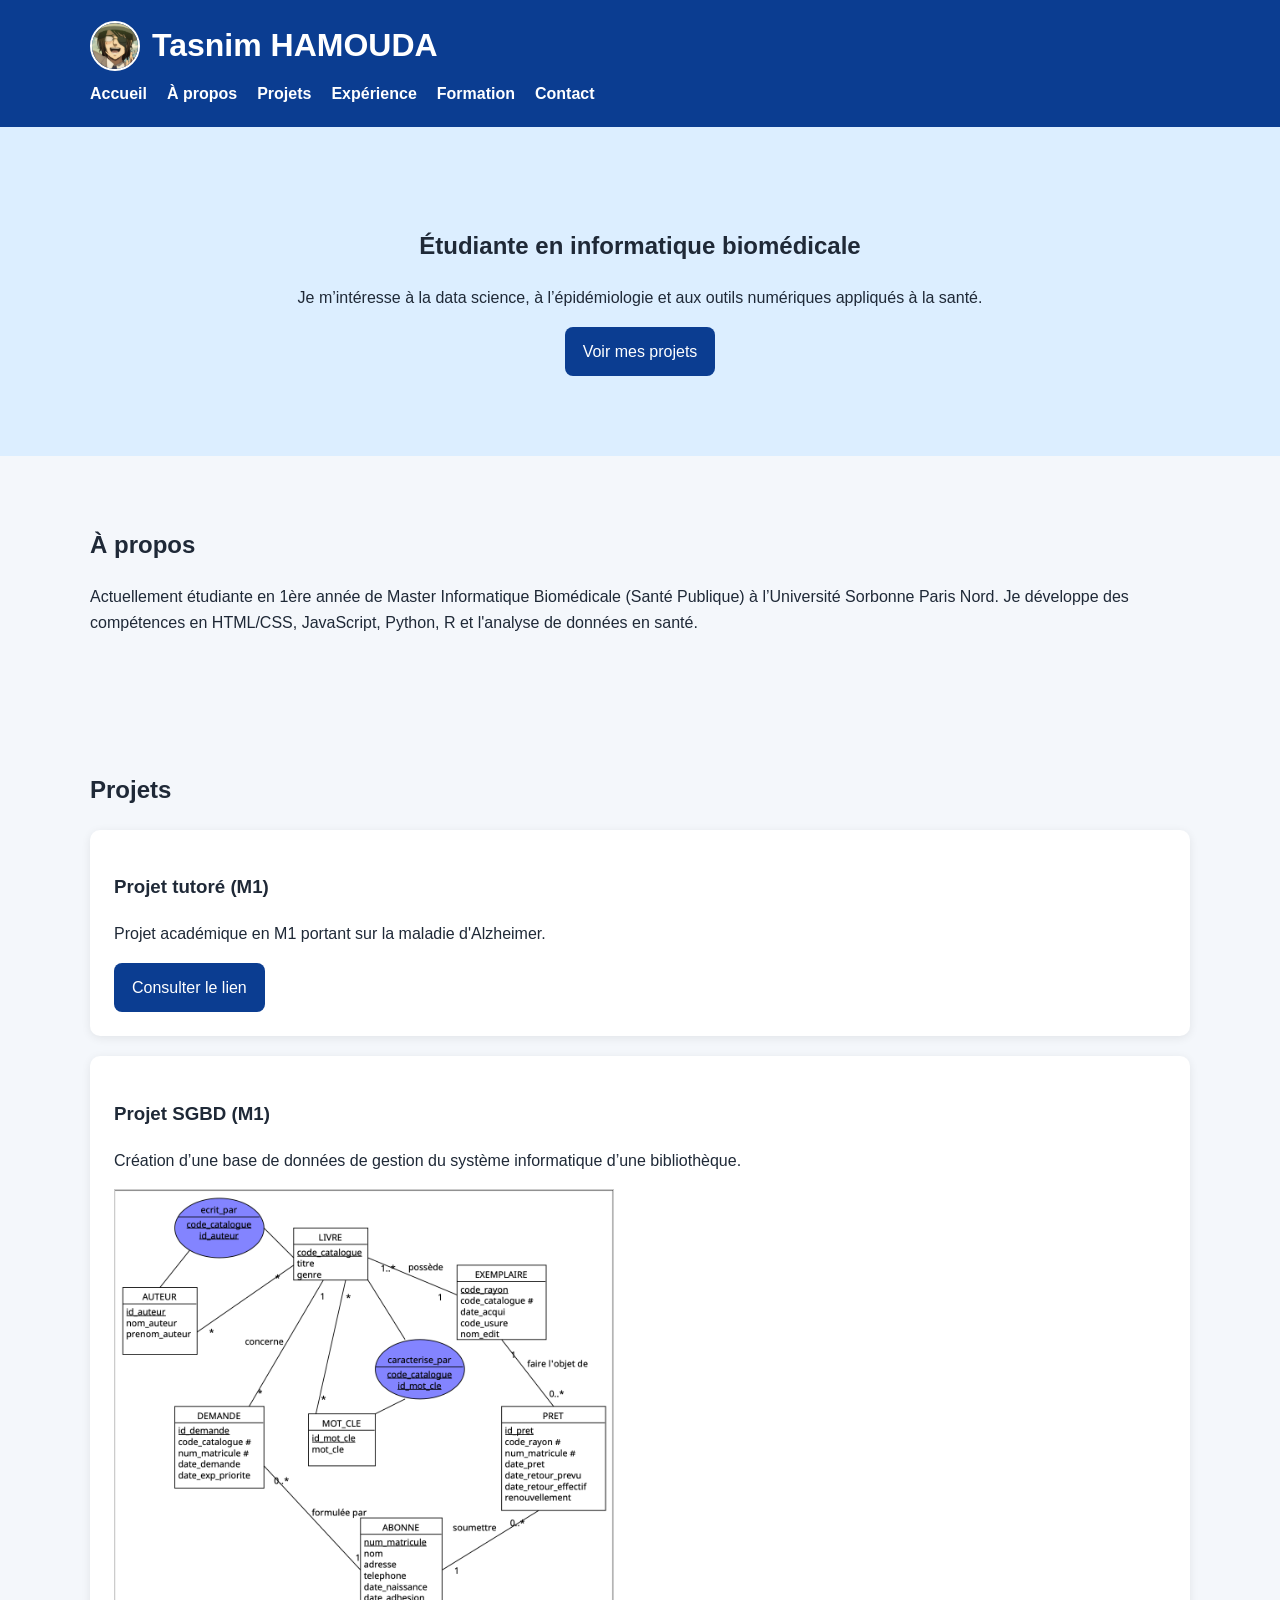
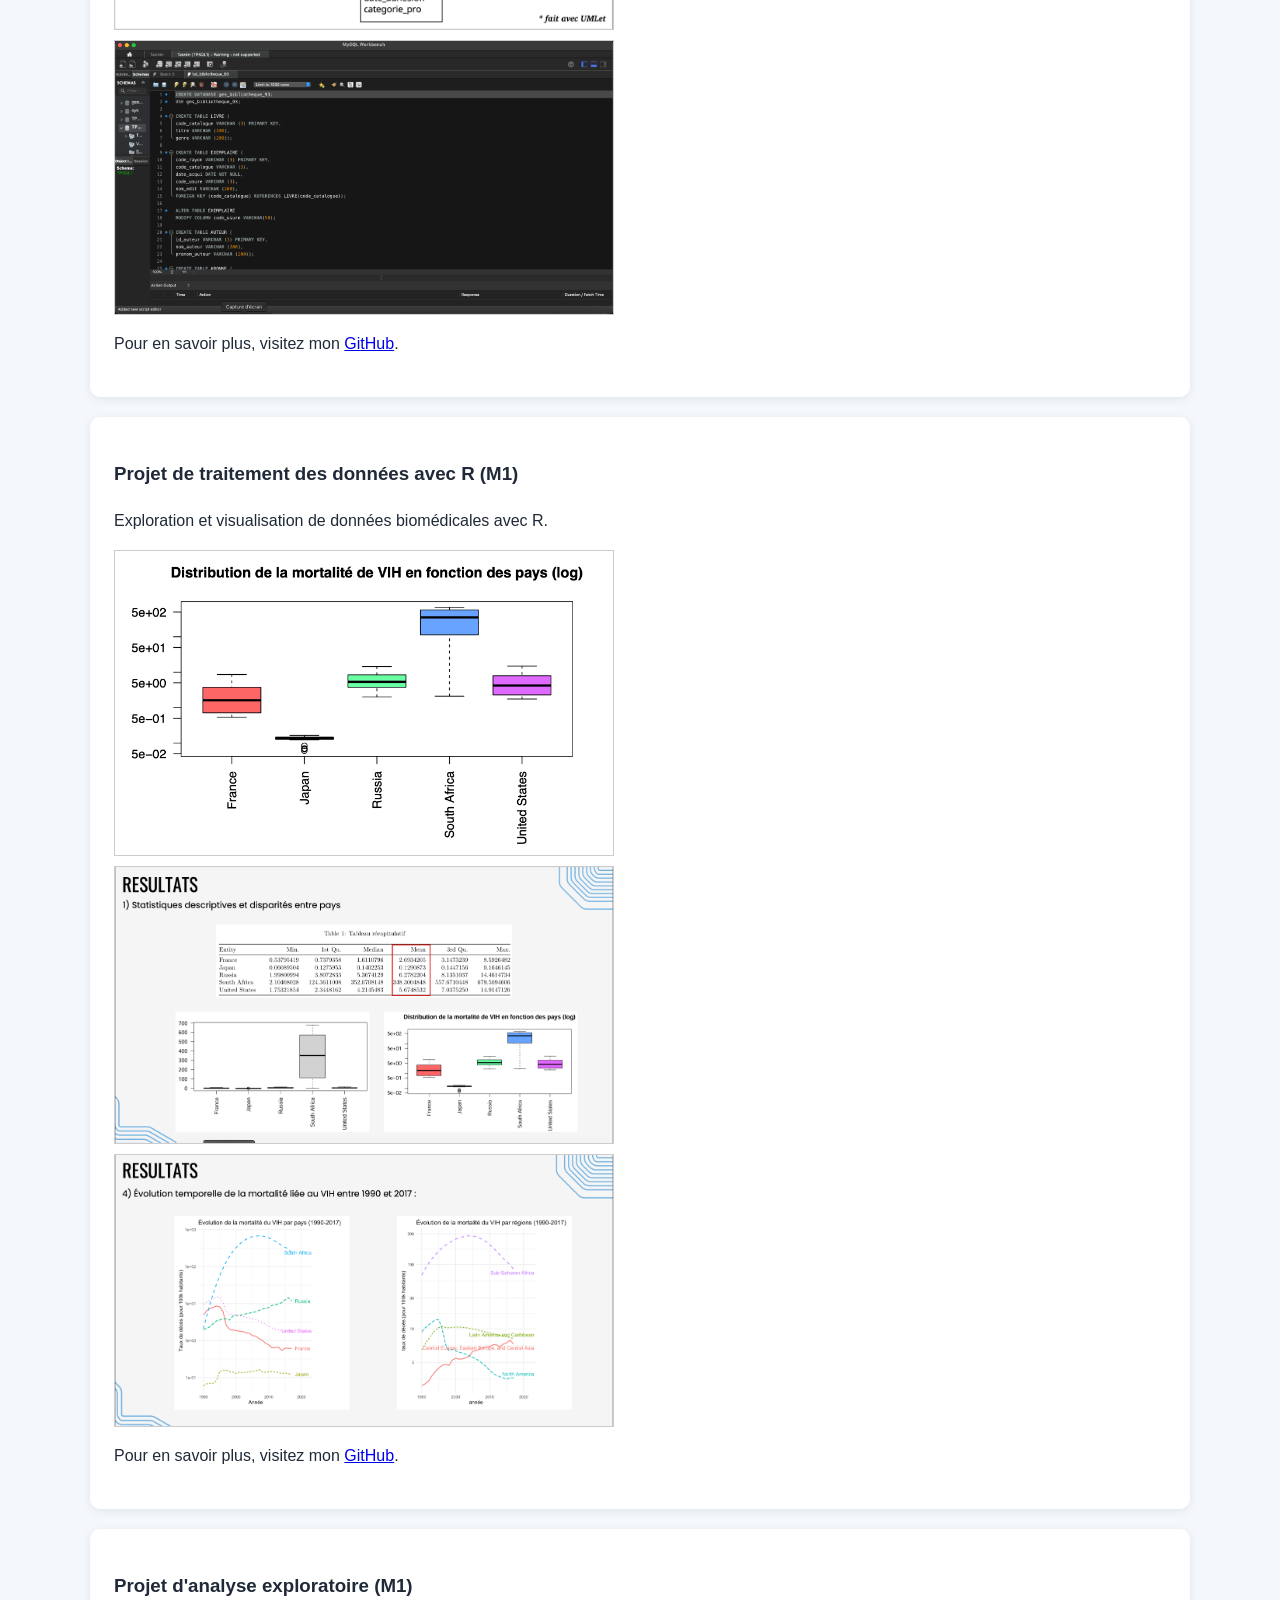
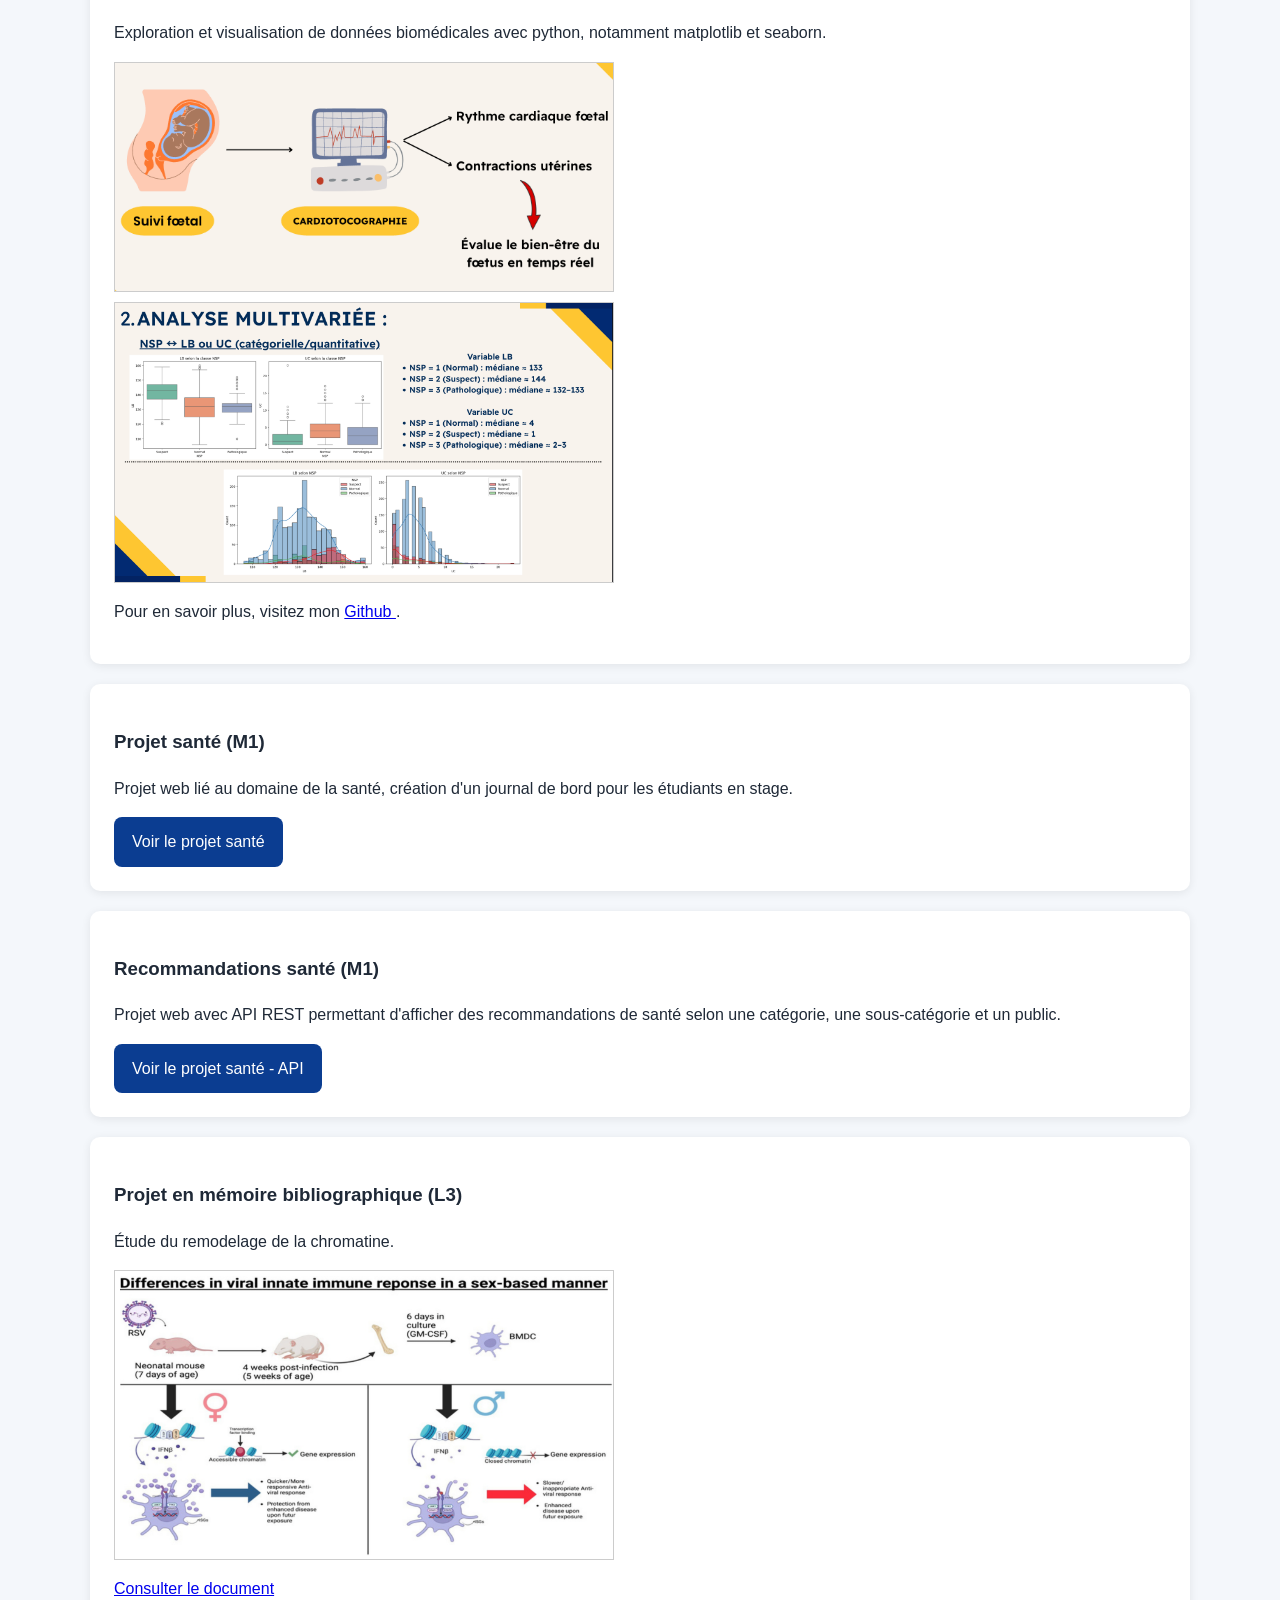
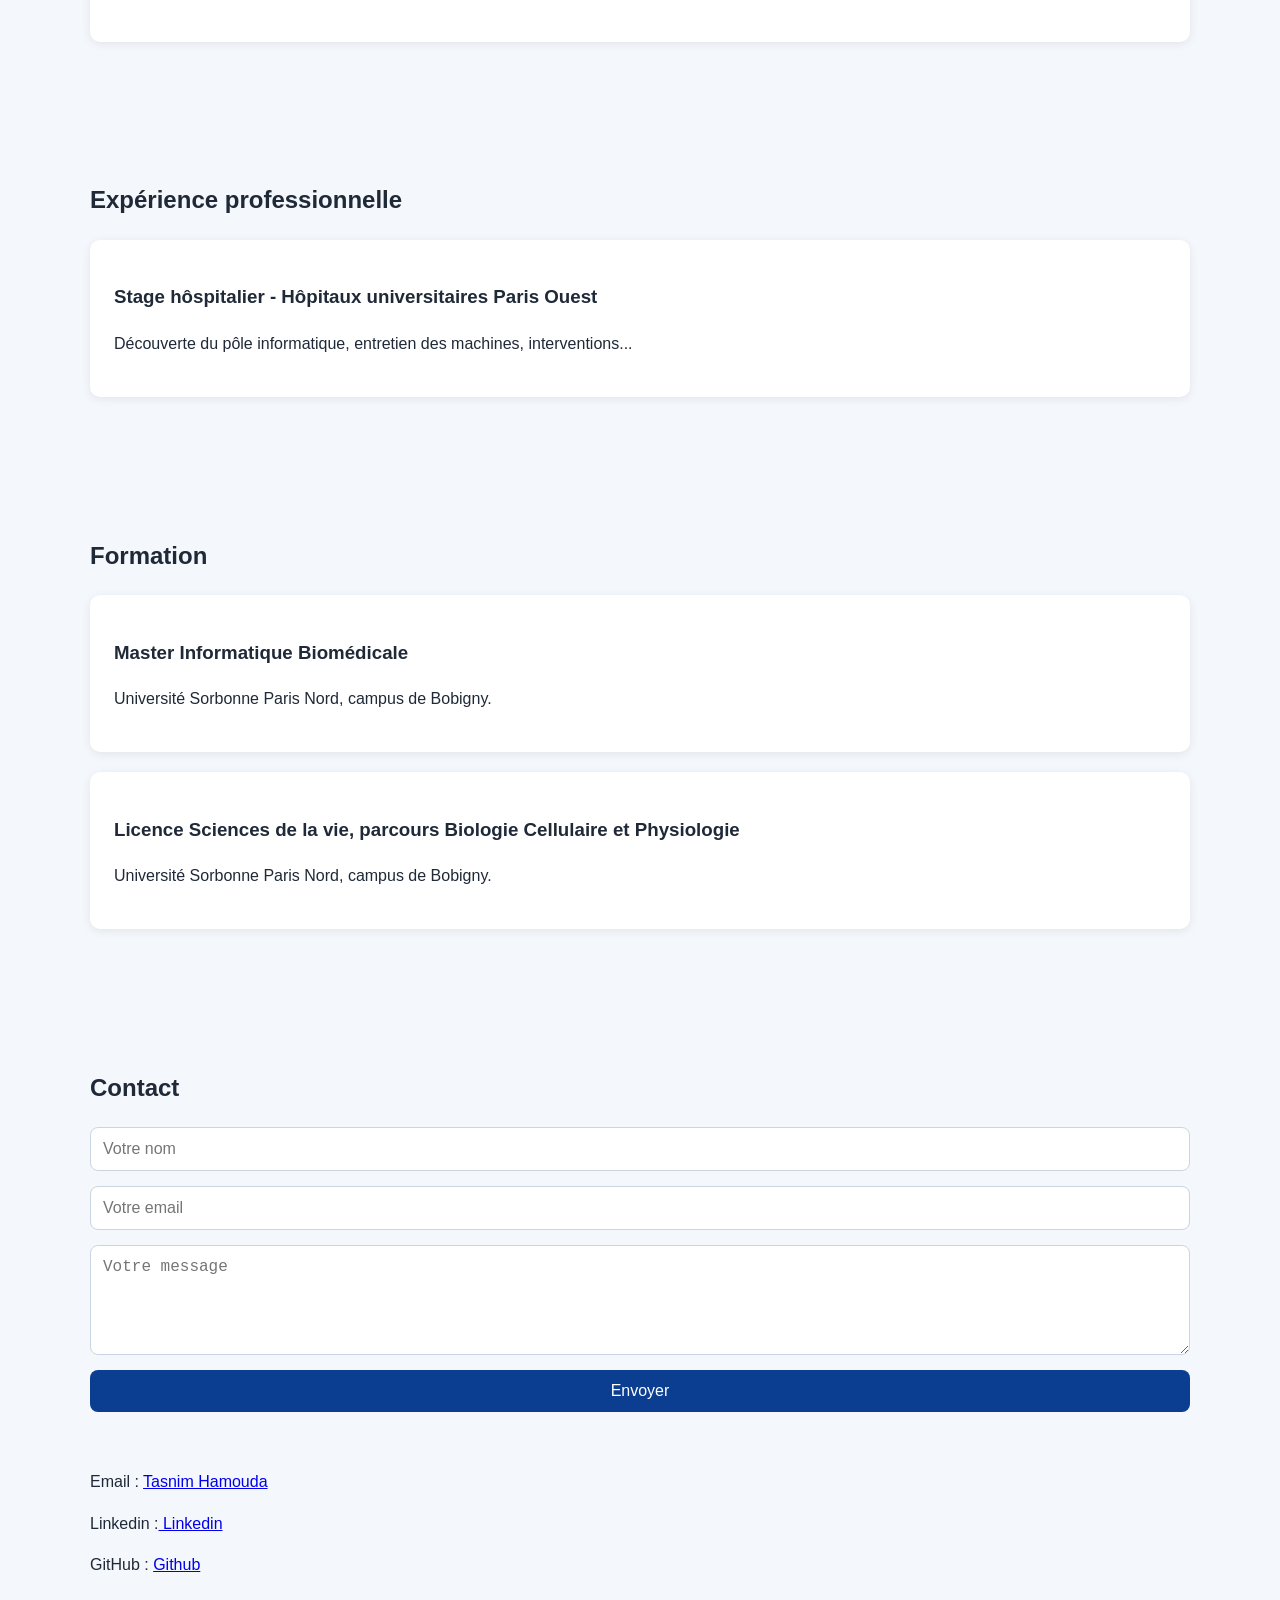
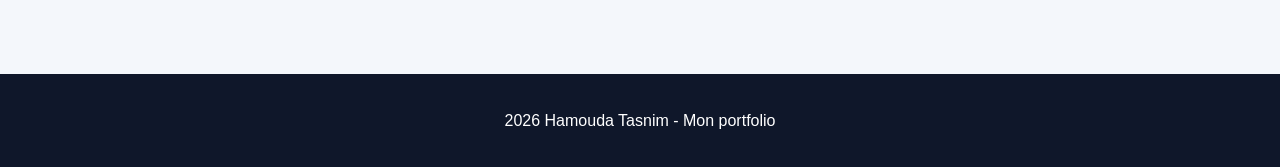
<file: index.html>
<!DOCTYPE html>
<html lang="fr">
<head>
    <meta charset="UTF-8">
    <meta name="viewport" content="width=device-width, initial-scale=1.0">
    <title>Portfolio - Hamouda Tasnim</title>
    <link rel="stylesheet" href="style.css">
</head>
<body>

    <header class="header">
        <div class="container">
            <h1 class="logo">
            <img src="images/photo-profil.JPG" alt="Photo de profil de Tasnim Hamouda" class="photo-profil">
            <span>Tasnim HAMOUDA</span>
            </h1>
            <nav class="nav">
                <ul>
                    <li><a href="#accueil">Accueil</a></li>
                    <li><a href="#apropos">À propos</a></li>
                    <li><a href="#projets">Projets</a></li>
                    <li><a href="#experience">Expérience</a></li>
                    <li><a href="#formation">Formation</a></li>
                    <li><a href="#contact">Contact</a></li>
                </ul>
            </nav>
        </div>
    </header>

    <main>
        <section id="accueil" class="hero">
            <div class="container">
                <h2>Étudiante en informatique biomédicale</h2>
                <p>
                    Je m’intéresse à la data science, à l’épidémiologie et aux outils numériques
                    appliqués à la santé.
                </p>
                <a href="#projets" class="btn">Voir mes projets</a>
            </div>
        </section>

        <section id="apropos" class="section">
            <div class="container">
                <h2>À propos</h2>
                <p>
                    Actuellement étudiante en 1ère année de Master Informatique Biomédicale (Santé Publique) à l’Université Sorbonne Paris Nord.
                    Je développe des compétences en HTML/CSS, JavaScript, Python, R et l'analyse de données en santé.
                </p>
               
            </div>
        </section>

        <section id="projets" class="section">
            <div class="container">
                <h2>Projets</h2>

                <div class="card">
                    <h3>Projet tutoré (M1)</h3>
                    <p>Projet académique en M1 portant sur la maladie d'Alzheimer.</p>
                    <a href="https://thornim.github.io/alzheimer/index.html" class="btn" target="_blank" rel="noopener noreferrer">Consulter le lien
                    </a>
                </div>
                
                <div class="card">
                    <h3>Projet SGBD (M1)</h3>
                    <p>Création d’une base de données de gestion du système informatique d’une bibliothèque.</p>
                    <img src="images/E_A.png"><img src="images/Commandes_SGBD.png">
                    <p>Pour en savoir plus, visitez mon <a href="https://github.com/thornim/Data-Science-Projects/tree/main/projet_SGBD" target="_blank">GitHub</a>.
                    </p>
                </div>

                <div class="card">
                    <h3>Projet de traitement des données avec R (M1)</h3>
                    <p>Exploration et visualisation de données biomédicales avec R.</p>
                    <img src="images/R_1.png"><img src="images/R_2.png"><img src="images/R_3.png">
                    <p>Pour en savoir plus, visitez mon <a href="https://github.com/thornim/Data-Science-Projects/tree/main/Projet%20final" target="_blank">GitHub</a>.
                    </p>
                </div>

                 <div class="card">
                    <h3>Projet d'analyse exploratoire (M1)</h3>
                    <p>Exploration et visualisation de données biomédicales avec python, notamment matplotlib et seaborn.</p>
                    <img src="images/AE_1.png"><img src="images/AE_2.png">
                     <p> Pour en savoir plus, visitez mon <a href="https://github.com/thornim/Data-Science-Projects/tree/main/Analyse%20Exploratoire" target="_blank">Github </a>.
                     </p>
                </div>

                <div class="card">
                    <h3>Projet santé (M1)</h3>
                    <p>Projet web lié au domaine de la santé, création d'un journal de bord pour les étudiants en stage.</p>
                    <a href="portfolio-sante.html" class="btn">Voir le projet santé</a>
                </div>

                <div class="card">
                    <h3>Recommandations santé (M1)</h3>
                    <p>Projet web avec API REST permettant d'afficher des recommandations de santé selon une catégorie, une sous-catégorie et un public.</p>
                    <a href="recommandations.html" class="btn">Voir le projet santé - API</a>
                </div>

                 <div class="card">
                    <h3>Projet en mémoire bibliographique (L3)</h3>
                    <p>Étude du remodelage de la chromatine.</p>
                    <img src="images/Schema.png">
                     <p>
                         <a href="images/resume.pdf" target="_blank">
                            Consulter le document
                         </a>
                     </p>
                 </div>
        </section>

        <section id="experience" class="section">
            <div class="container">
                <h2>Expérience professionnelle</h2>
                <div class="card">
                    <h3>Stage hôspitalier - Hôpitaux universitaires Paris Ouest</h3>
                    <p>Découverte du pôle informatique, entretien des machines, interventions...</p>
                </div>
            </div>
        </section>

        <section id="formation" class="section">
            <div class="container">
                <h2>Formation</h2>
                <div class="card">
                    <h3>Master Informatique Biomédicale</h3>
                    <p>Université Sorbonne Paris Nord, campus de Bobigny.</p>
                </div>
                <div class="card">
                    <h3>Licence Sciences de la vie, parcours Biologie Cellulaire et Physiologie</h3>
                    <p>Université Sorbonne Paris Nord, campus de Bobigny.</p>
                </div>
            </div>
        </section>

        <section id="contact" class="section">
            <div class="container">
                <h2>Contact</h2>
                <form id="contactForm">
                    <input type="text" id="nom" placeholder="Votre nom">
                    <input type="email" id="email" placeholder="Votre email">
                    <textarea id="message" placeholder="Votre message"></textarea>
                    <button type="submit" class="btn">Envoyer</button>
                    <p id="messageFormulaire"></p>
                </form>

                <div class="socials">
                    <p>Email : <a href="mailto:tasnimhmd93@gmail.com"> Tasnim Hamouda</a></p>
                    <p>Linkedin :<a href="https://www.linkedin.com/in/tasnim-hamouda-074550216"> Linkedin</a> </p>
                    <p>GitHub : <a href="https://github.com/thornim"> Github</a></p>
                </div>
            </div>
        </section>
    </main>

    <footer class="footer">
        <div class="container">
            <p> 2026 Hamouda Tasnim - Mon portfolio</p>
        </div>
    </footer>

    <script src="script.js"></script>
</body>
</html>
</file>
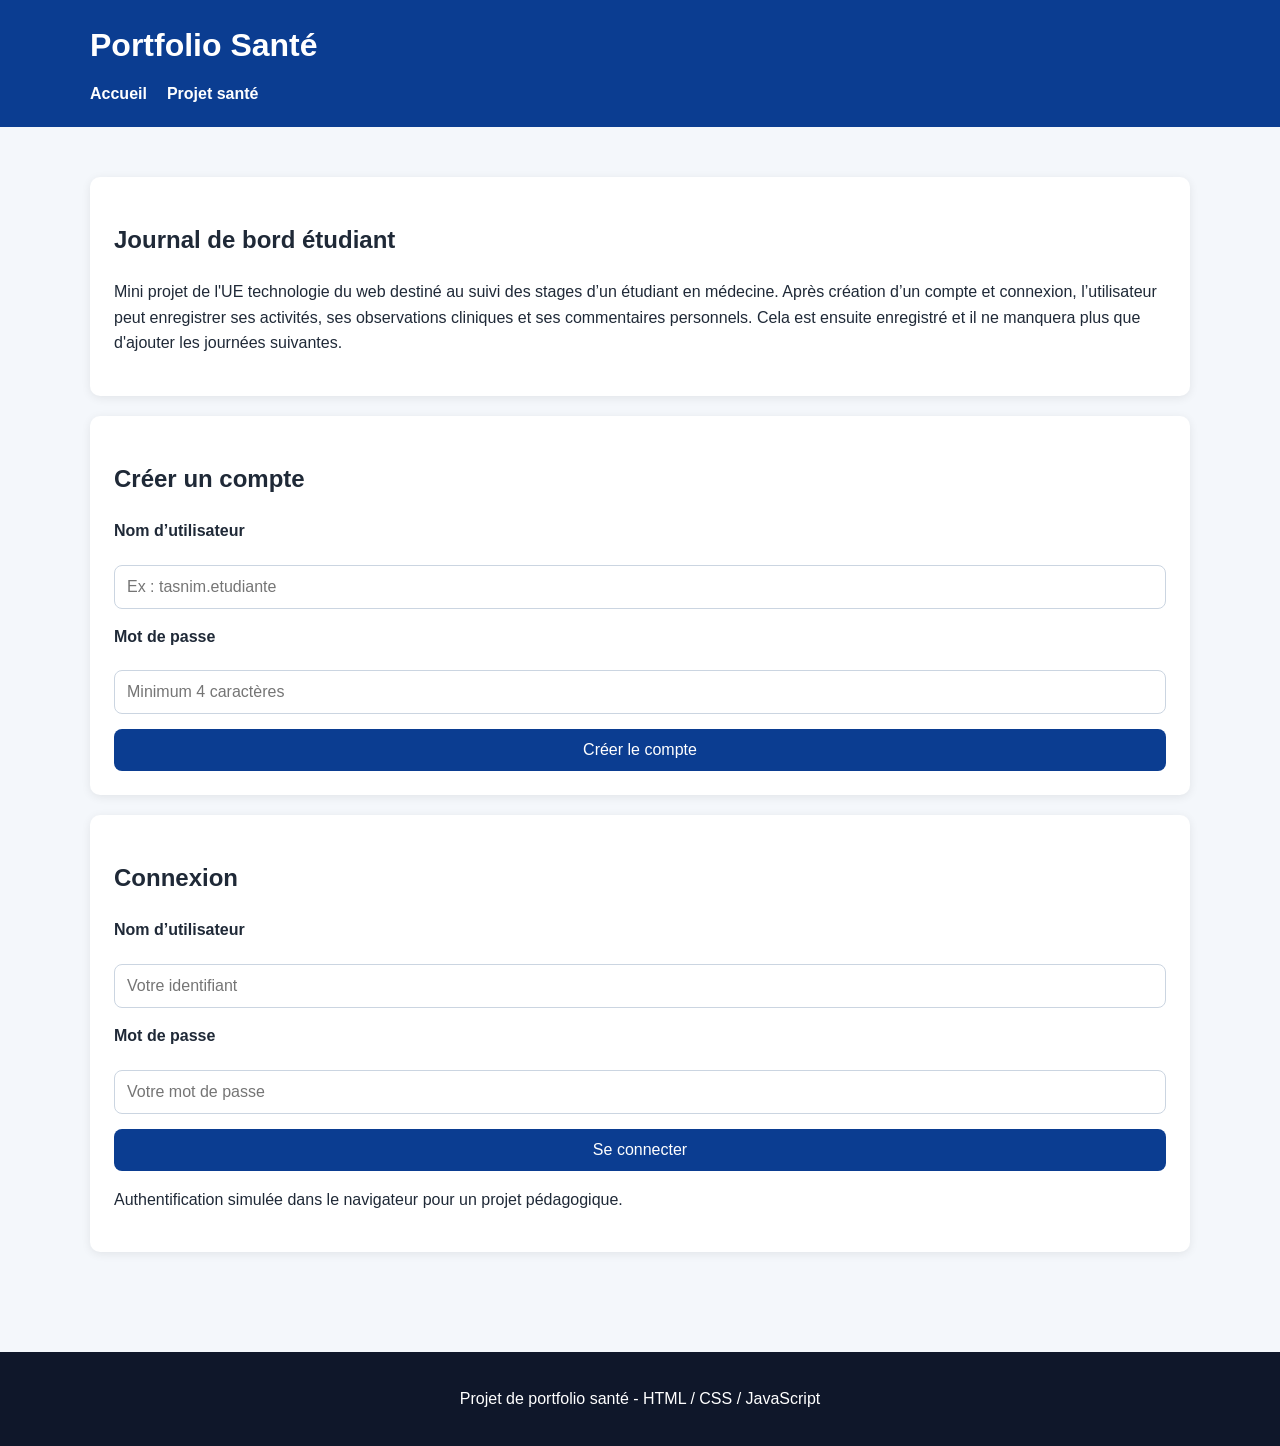
<file: portfolio-sante.html>
<!DOCTYPE html>
<html lang="fr">
<head>
  <meta charset="UTF-8">
  <meta name="viewport" content="width=device-width, initial-scale=1.0">
  <title>Portfolio Santé - Journal de bord étudiant</title>
  <link rel="stylesheet" href="style.css">
</head>
<body>

  <header class="header">
    <div class="container">
      <h1 class="logo">Portfolio Santé</h1>
      <nav class="nav">
        <ul>
          <li><a href="index.html">Accueil</a></li>
          <li><a href="portfolio-sante.html">Projet santé</a></li>
        </ul>
      </nav>
    </div>
  </header>

  <main class="section">
    <div class="container">

      <section class="card">
        <h2>Journal de bord étudiant</h2>
        <p>
          Mini projet de l'UE technologie du web destiné au suivi 
          des stages d’un étudiant en médecine. Après création d’un compte et connexion,
          l’utilisateur peut enregistrer ses activités, ses observations cliniques et ses
          commentaires personnels. Cela est ensuite enregistré et il ne manquera plus que d'ajouter les journées suivantes.
        </p>
      </section>

      <section class="card">
        <h2>Créer un compte</h2>
        <form id="registerForm">
          <label for="registerNom">Nom d’utilisateur</label>
          <input type="text" id="registerNom" placeholder="Ex : tasnim.etudiante">

          <label for="registerPassword">Mot de passe</label>
          <input type="password" id="registerPassword" placeholder="Minimum 4 caractères">

          <button type="submit" class="btn">Créer le compte</button>
        </form>
      </section>

      <section class="card">
        <h2>Connexion</h2>
        <form id="loginForm">
          <label for="loginNom">Nom d’utilisateur</label>
          <input type="text" id="loginNom" placeholder="Votre identifiant">

          <label for="loginPassword">Mot de passe</label>
          <input type="password" id="loginPassword" placeholder="Votre mot de passe">

          <button type="submit" class="btn">Se connecter</button>
        </form>

        <p id="messageConnexion"></p>
        <p>
          Authentification simulée dans le navigateur pour un projet pédagogique.
        </p>
      </section>

      <section id="zoneProjet" class="hidden">
        <section class="card">
          <h2>Espace étudiant</h2>
          <p>
            Bienvenue dans votre espace personnel. Vous pouvez enregistrer
            votre journal de bord de stage.
          </p>
        </section>

        <section class="card">
          <h2>Ajouter une entrée au journal</h2>
          <form id="journalForm">
            <label for="dateStage">Date du stage</label>
            <input type="date" id="dateStage">

            <label for="serviceStage">Service</label>
            <input type="text" id="serviceStage" placeholder="Ex : cardiologie, pédiatrie, urgences">

            <label for="heuresStage">Nombre d’heures</label>
            <input type="number" id="heuresStage" min="1" step="0.5" placeholder="Ex : 7.5">

            <label for="niveauStage">Niveau de difficulté</label>
            <select id="niveauStage">
              <option value="">Choisir un niveau</option>
              <option value="Faible">Faible</option>
              <option value="Modéré">Modéré</option>
              <option value="Élevé">Élevé</option>
            </select>

            <label for="observationStage">Observation clinique</label>
            <textarea id="observationStage" placeholder="Décrire un cas observé, une situation ou un acte médical"></textarea>

            <label for="commentaireStage">Commentaire personnel</label>
            <textarea id="commentaireStage" placeholder="Décrire ce que vous avez appris ou ressenti"></textarea>

            <label for="objectifStage">Objectif d’apprentissage</label>
            <input type="text" id="objectifStage" placeholder="Ex : améliorer la communication avec le patient">

            <button type="submit" class="btn">Enregistrer l’entrée</button>
          </form>

          <p id="messageJournal"></p>
        </section>

        <section class="card">
          <h2>Bilan rapide</h2>
          <p id="resumeJournal">
            Aucune entrée n’a encore été enregistrée.
          </p>
        </section>

        <section class="card">
          <h2>Historique des entrées</h2>
          <div id="etatVide">
            Aucune entrée de stage pour le moment.
          </div>
          <div id="listeJournal"></div>
        </section>
      </section>

    </div>
  </main>

  <footer class="footer">
    <div class="container">
      <p>Projet de portfolio santé - HTML / CSS / JavaScript</p>
    </div>
  </footer>

  <script src="script.js"></script>
</body>
</html>
</file>
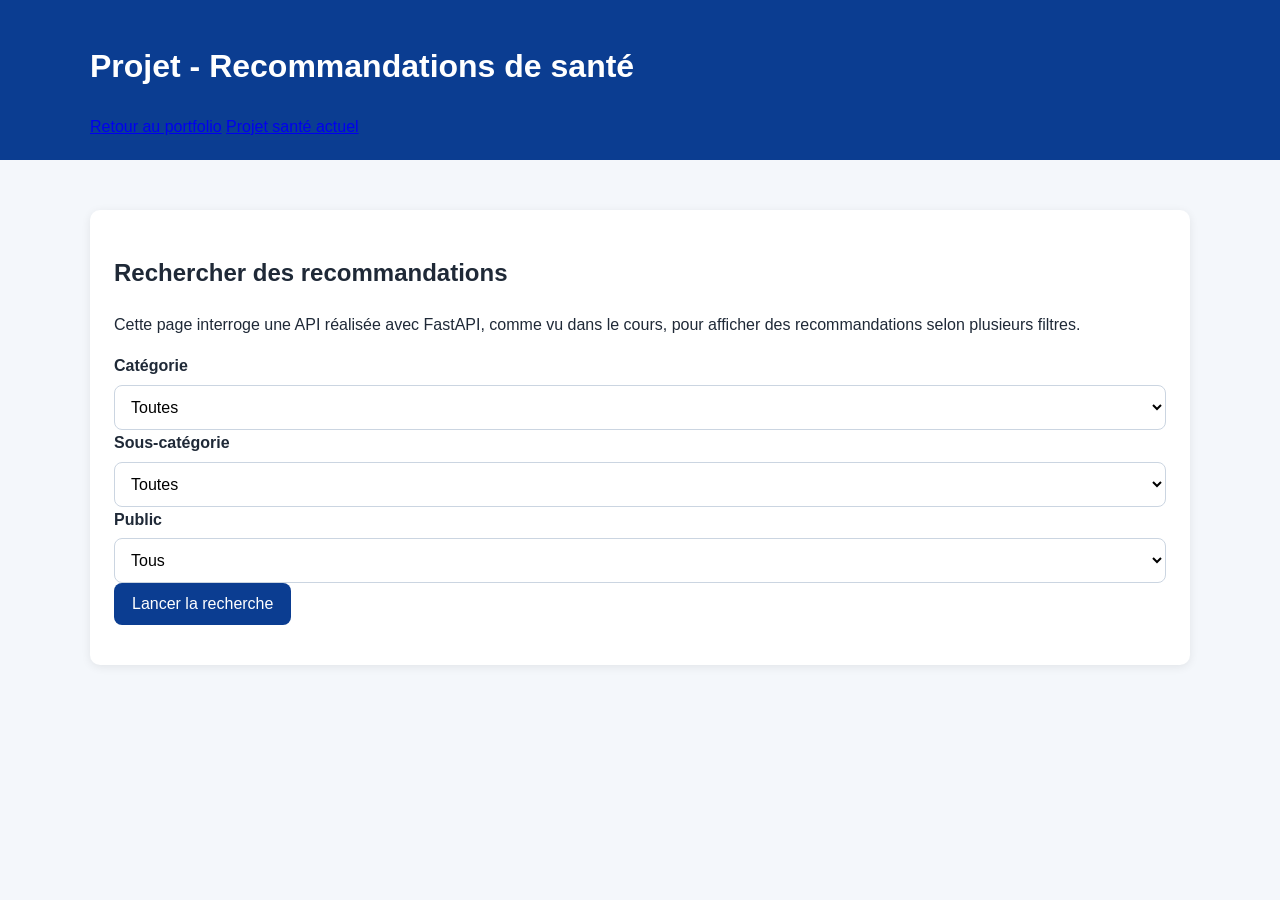
<file: recommandations.html>
<!DOCTYPE html>
<html lang="fr">
<head>
  <meta charset="UTF-8">
  <meta name="viewport" content="width=device-width, initial-scale=1.0">
  <title>Recommandations de santé</title>
  <link rel="stylesheet" href="style.css">
</head>
<body>
  <header class="header">
    <div class="container">
      <h1>Projet - Recommandations de santé</h1>
      <nav>
        <a href="index.html">Retour au portfolio</a>
        <a href="portfolio-sante.html">Projet santé actuel</a>
      </nav>
    </div>
  </header>

  <main class="container section">
    <section class="card">
      <h2>Rechercher des recommandations</h2>
      <p>Cette page interroge une API réalisée avec FastAPI, comme vu dans le cours, pour afficher des recommandations selon plusieurs filtres.</p>

      <div class="form-grid">
        <div>
          <label for="categorie">Catégorie</label>
          <select id="categorie">
            <option value="">Toutes</option>
            <option value="Alimentation">Alimentation</option>
            <option value="Activité physique">Activité physique</option>
          </select>
        </div>

        <div>
          <label for="sousCategorie">Sous-catégorie</label>
          <select id="sousCategorie">
            <option value="">Toutes</option>
            <option value="Fruits et légumes">Fruits et légumes</option>
            <option value="Légumineuses">Légumineuses</option>
            <option value="Féculents complets">Féculents complets</option>
            <option value="Produits laitiers">Produits laitiers</option>
            <option value="Poisson">Poisson</option>
            <option value="Viande">Viande</option>
            <option value="Charcuterie">Charcuterie</option>
            <option value="Boissons">Boissons</option>
            <option value="Boissons sucrées">Boissons sucrées</option>
            <option value="Produits sucrés">Produits sucrés</option>
            <option value="Sel">Sel</option>
            <option value="Matières grasses">Matières grasses</option>
            <option value="Marche">Marche</option>
            <option value="Renforcement musculaire">Renforcement musculaire</option>
            <option value="Équilibre">Équilibre</option>
            <option value="Jeux actifs">Jeux actifs</option>
            <option value="Sport">Sport</option>
          </select>
        </div>

        <div>
          <label for="public">Public</label>
          <select id="public">
            <option value="">Tous</option>
            <option value="Adultes">Adultes</option>
            <option value="Enfants">Enfants</option>
            <option value="Adolescents">Adolescents</option>
            <option value="Personnes âgées">Personnes âgées</option>
          </select>
        </div>
      </div>

      <button id="btnRecherche" class="btn">Lancer la recherche</button>
      <p id="message" class="message"></p>
    </section>

    <section>
      <div id="resultats" class="resultats"></div>
    </section>
  </main>

  <script src="recommandations.js"></script>
</body>
</html>
</file>
<file: style.css>
body {
    margin: 0;
    font-family: Arial, sans-serif;
    line-height: 1.6;
    background-color: #f4f8fb;
    color: #222;
}

.logo {
  margin: 0;
  display: flex;
  align-items: center;
  gap: 12px;
}

.photo-profil {
  width: 50px;
  height: 50px;
  border-radius: 50%;
  object-fit: cover;
  border: 2px solid white;
}

.container {
    width: 90%;
    max-width: 1100px;
    margin: auto;
}

.header {
    background-color: #0b3d91;
    color: white;
    padding: 20px 0;
}

.logo {
    margin: 0;
}

.card img {
    width: 100%;
    max-width: 500px;
    border: 1px solid #ccc;
    margin-top: 10px;
    margin-bottom: 10px;
}


.nav ul {
    list-style: none;
    padding: 0;
    margin: 10px 0 0 0;
    display: flex;
    gap: 20px;
    flex-wrap: wrap;
}

.nav a {
    color: white;
    text-decoration: none;
    font-weight: bold;
}

.hero {
    background-color: #dceeff;
    padding: 80px 0;
    text-align: center;
}

.section {
    padding: 50px 0;
}

.card {
    background-color: white;
    padding: 20px;
    margin-bottom: 20px;
    border-radius: 10px;
    box-shadow: 0 2px 8px rgba(0, 0, 0, 0.08);
}

.btn {
    display: inline-block;
    background-color: #0b3d91;
    color: white;
    padding: 10px 18px;
    border: none;
    border-radius: 6px;
    text-decoration: none;
    cursor: pointer;
}

.btn:hover {
    background-color: #082c68;
}

form {
    display: flex;
    flex-direction: column;
    gap: 15px;
}

input,
textarea {
    padding: 12px;
    border: 1px solid #bbb;
    border-radius: 6px;
    font-size: 16px;
}

textarea {
    min-height: 120px;
}

.footer {
    background-color: #0b3d91;
    color: white;
    text-align: center;
    padding: 20px 0;
}

.hidden {
    display: none;
}

#messageFormulaire,
#messageConnexion {
    margin-top: 10px;
    font-weight: bold;
}

@media screen and (max-width: 768px) {
    .nav ul {
        flex-direction: column;
        gap: 10px;
    }

    .hero {
        padding: 50px 0;
    }

    .section {
        padding: 30px 0;
    }
}

* {
  box-sizing: border-box;
}

html {
  scroll-behavior: smooth;
}

body {
  margin: 0;
  font-family: Arial, sans-serif;
  line-height: 1.6;
  background-color: #f4f7fb;
  color: #1f2937;
}

img {
  max-width: 100%;
  display: block;
}

.container {
  width: 90%;
  max-width: 1100px;
  margin: 0 auto;
}

.topbar {
  background-color: #0b3d91;
  color: white;
  padding: 32px 0;
}

.topbar-content {
  display: flex;
  justify-content: space-between;
  align-items: flex-start;
  gap: 24px;
  flex-wrap: wrap;
}

.eyebrow {
  margin: 0 0 8px;
  text-transform: uppercase;
  letter-spacing: 1px;
  font-size: 13px;
  opacity: 0.85;
}

.topbar h1 {
  margin: 0 0 10px;
  font-size: 2rem;
}

.subtitle {
  margin: 0;
  max-width: 700px;
}

.main-layout {
  padding: 32px 0 48px;
}

.intro-card {
  margin-bottom: 24px;
}

.card,
.stat-card,
.empty-box,
.entry-card {
  background-color: white;
  border-radius: 10px;
  box-shadow: 0 2px 10px rgba(0, 0, 0, 0.08);
}

.card {
  padding: 24px;
}

.auth-grid,
.content-grid,
.stats-grid {
  display: grid;
  gap: 20px;
  margin-bottom: 24px;
}

.auth-grid,
.content-grid {
  grid-template-columns: repeat(2, 1fr);
}

.stats-grid {
  grid-template-columns: repeat(3, 1fr);
}

.stat-card {
  padding: 20px;
  text-align: center;
  background-color: #eef4ff;
}

.stat-label {
  margin: 0 0 10px;
  color: #4b5563;
  font-size: 14px;
}

.stat-value {
  margin: 0;
  font-size: 2rem;
  font-weight: bold;
  color: #0b3d91;
}

.form-group {
  margin-bottom: 16px;
}

label {
  display: block;
  margin-bottom: 6px;
  font-weight: bold;
}

input,
select,
textarea {
  width: 100%;
  padding: 12px;
  border: 1px solid #cbd5e1;
  border-radius: 8px;
  font-size: 1rem;
  background-color: #fff;
}

input:focus,
select:focus,
textarea:focus {
  outline: none;
  border-color: #0b3d91;
  box-shadow: 0 0 0 3px rgba(11, 61, 145, 0.15);
}

textarea {
  resize: vertical;
  min-height: 110px;
}

.btn {
  display: inline-block;
  border: none;
  border-radius: 8px;
  padding: 12px 18px;
  cursor: pointer;
  font-size: 1rem;
  text-decoration: none;
  transition: 0.2s ease;
}

.btn-primary {
  background-color: #0b3d91;
  color: white;
}

.btn-primary:hover {
  background-color: #082d6b;
}

.btn-secondary {
  background-color: white;
  color: #0b3d91;
  border: 1px solid rgba(255, 255, 255, 0.7);
}

.btn-secondary:hover {
  background-color: #eaf0ff;
}

.btn-danger {
  background-color: #b42318;
  color: white;
  margin-top: 12px;
}

.btn-danger:hover {
  background-color: #8f1c13;
}

.note {
  margin-top: 12px;
  font-size: 14px;
  color: #6b7280;
}

.message {
  margin-top: 14px;
  font-weight: bold;
}

.success {
  color: #15803d;
}

.error-text {
  color: #b91c1c;
}

.error {
  display: block;
  margin-top: 6px;
  color: #b91c1c;
  font-size: 14px;
  min-height: 18px;
}

.hidden {
  display: none;
}

.divider {
  height: 1px;
  background-color: #e5e7eb;
  margin: 20px 0;
}

.history-section {
  margin-top: 10px;
}

.section-head {
  margin-bottom: 16px;
}

.empty-box {
  padding: 24px;
  text-align: center;
  color: #6b7280;
}

.journal-list {
  display: flex;
  flex-direction: column;
  gap: 16px;
}

.entry-card {
  padding: 20px;
  border-left: 5px solid #0b3d91;
}

.entry-meta {
  display: flex;
  flex-wrap: wrap;
  gap: 10px;
  margin-bottom: 14px;
}

.badge {
  background-color: #dbeafe;
  color: #0b3d91;
  border-radius: 999px;
  padding: 6px 10px;
  font-size: 14px;
  font-weight: bold;
}

.meta-text {
  font-size: 14px;
  color: #4b5563;
}

.entry-card h3 {
  margin-bottom: 6px;
}

.entry-card p {
  margin-top: 0;
}

.entry-actions {
  margin-top: 16px;
}

.footer {
  background-color: #0f172a;
  color: white;
  text-align: center;
  padding: 18px 0;
  margin-top: 30px;
}

@media screen and (max-width: 900px) {
  .auth-grid,
  .content-grid,
  .stats-grid {
    grid-template-columns: 1fr;
  }
}

@media screen and (max-width: 600px) {
  .topbar h1 {
    font-size: 1.6rem;
  }

  .card,
  .entry-card,
  .empty-box,
  .stat-card {
    padding: 18px;
  }

  .btn {
    width: 100%;
    text-align: center;
  }
}
</file>
